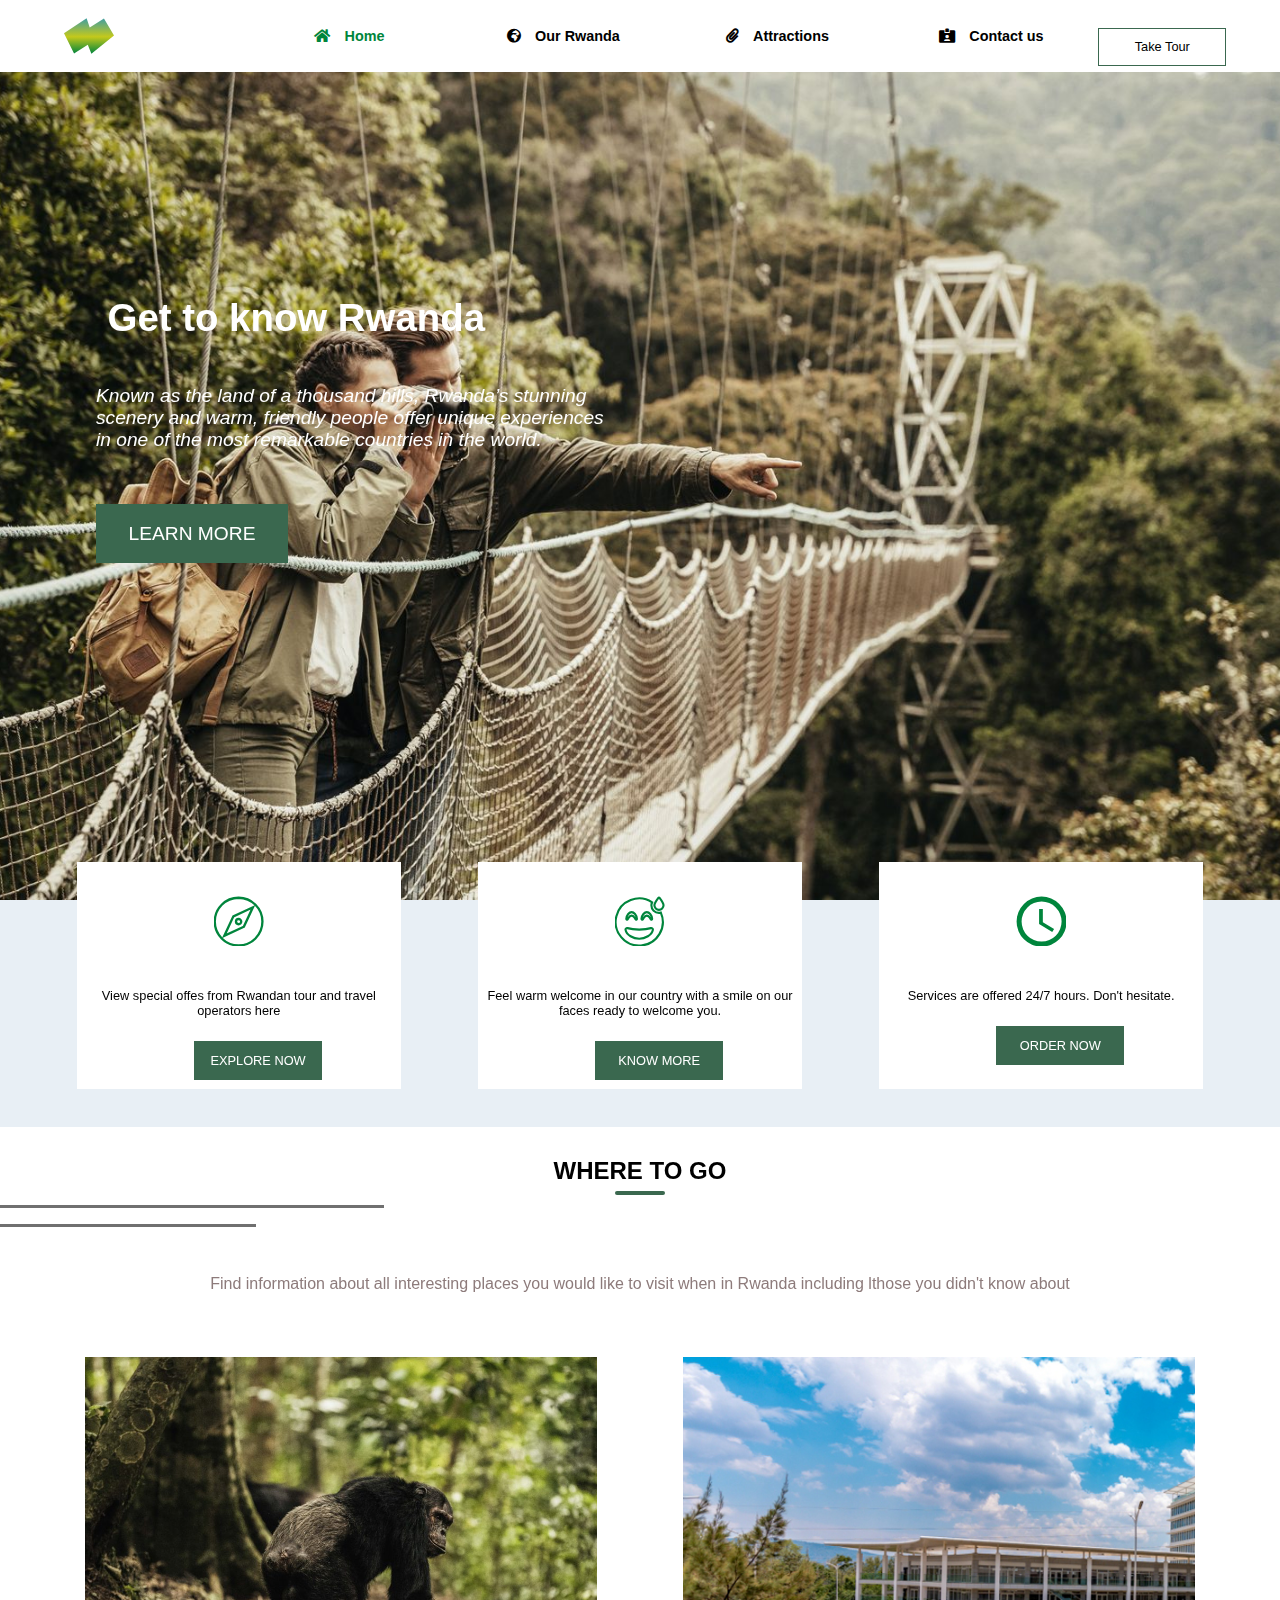
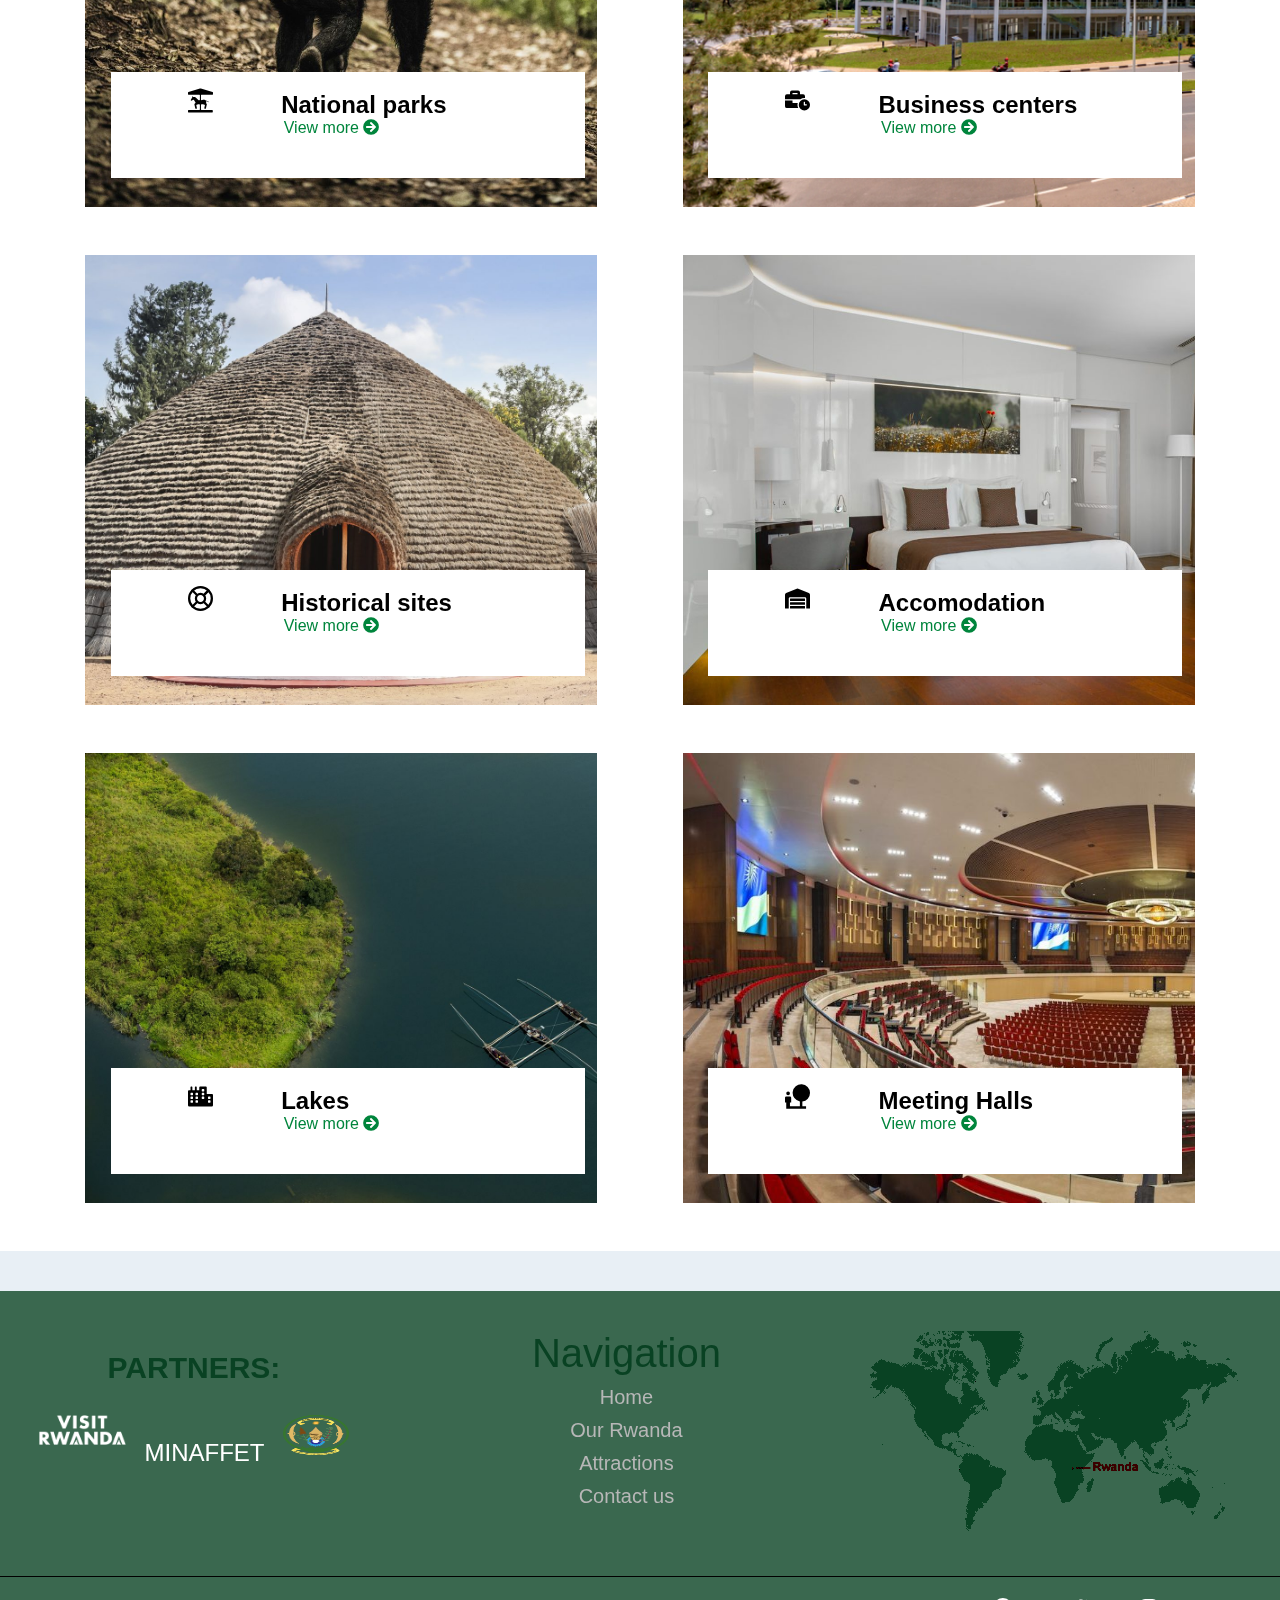
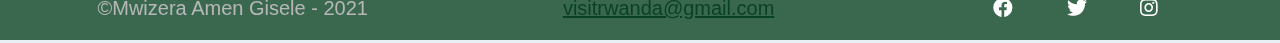
<file: index.html>
<!DOCTYPE html>
<html lang="en">
<head>
    <meta charset="UTF-8">
    <meta http-equiv="X-UA-Compatible" content="IE=edge">
    <meta name="viewport" content="width=device-width, initial-scale=1.0">
    <link rel="stylesheet" href="https://cdnjs.cloudflare.com/ajax/libs/font-awesome/5.15.2/css/all.min.css">
    <link rel="stylesheet" href="styles.css">
    <title>Home</title>
</head>
<body>

<nav>
    <input id="nav-toggle" type="checkbox">
    <div class="logo">
        <svg xmlns="http://www.w3.org/2000/svg" xmlns:xlink="http://www.w3.org/1999/xlink" width="50" height="50"
            viewBox="0 0 84.962 60.224">
            <defs>
                <linearGradient id="linear-gradient" x1="0.5" x2="0.5" y2="1" gradientUnits="objectBoundingBox">
                    <stop offset="0" stop-color="#0089e4" />
                    <stop offset="0" stop-color="#409ea2" />
                    <stop offset="0.523" stop-color="#c4c91b" />
                    <stop offset="1" stop-color="#00853c" />
                </linearGradient>
            </defs>
            <path id="Union_1" data-name="Union 1"
                d="M40.427,45.159l-23.354,14.6L0,25.61,38.414,0l5.269,15.808L67.89.47,84.962,29.28,46.548,60.224Z"
                fill="url(#linear-gradient)" />
        </svg>

    </div>

    <ul class="links">
        <li><a href="index.html" class="active"><i class="fas fa-home"></i>Home</a></li>
        <li><a href="about.html"><i class="fas fa-globe-africa"></i>Our Rwanda</a></li>
        <li><a href="attractions.html"><i class="fas fa-paperclip"></i>Attractions</a></li>
        <li><a href="contact.html"><i class="fas fa-id-card-alt"></i>Contact us</a></li>
    </ul>
    <label for="nav-toggle" class="icon-burger">
        <div class="line"></div>
        <div class="line"></div>
        <div class="line"></div>
    </label>


    <div class="green-button">
        <button><a href="https://www.visitrwanda.com/tourism/destinations/" class="take-tour">Take Tour</a></button>
    </div>
</nav>


        <div class="welcome-content">
            <div class="welcome">
                <h1>Get to know Rwanda</h1>
                <p><i>Known as the land of a thousand hills, Rwanda’s
                stunning scenery and warm, friendly people offer
                unique experiences in
                one of the most remarkable countries in the world.</i> </p>
                <a href="about.html"><button class="green-home">LEARN MORE</button></a>
                
             </div>
             
            </div>
                <!-- <div class="border-welcome">
                    <div class="image-welcome"></div>
                </div> -->
       <div class="next-content">
<div class="pop-up">
    <div class="pop-up-1">
        <svg xmlns="http://www.w3.org/2000/svg" width="50" height="50" viewBox="0 0 107.69 107.69">
            <path id="Icon_material-explore" data-name="Icon material-explore"
                d="M54.345,48.7a5.648,5.648,0,1,0,5.648,5.648A5.632,5.632,0,0,0,54.345,48.7Zm0-45.7A51.345,51.345,0,1,0,105.69,54.345,51.364,51.364,0,0,0,54.345,3ZM65.59,65.59,23.538,85.152,43.1,43.1,85.152,23.538Z"
                transform="translate(-0.5 -0.5)" fill="none" stroke="#00853c" stroke-width="5" />
        </svg>

        <p>View special offes from Rwandan
            tour and travel operators here</p>
            <a href="attractions">

                <button class="green-home">EXPLORE NOW</button>
            </a>
    </div>
    <div class="pop-up-2">
        <svg xmlns="http://www.w3.org/2000/svg" width="50" height="50" viewBox="0 0 117.879 117.884">
            <path id="Icon_awesome-grin-beam-sweat" data-name="Icon awesome-grin-beam-sweat"
                d="M102.128,28.671a10.635,10.635,0,0,0,10.75-10.526c0-4.479-6.383-13.528-9.317-17.425a1.783,1.783,0,0,0-2.867,0c-2.934,3.9-9.317,12.945-9.317,17.425A10.635,10.635,0,0,0,102.128,28.671Zm0,7.167A17.823,17.823,0,0,1,84.211,18.145c0-.985.067-3.18,1.814-7.212A55.552,55.552,0,1,0,106.5,35.256,18.668,18.668,0,0,1,102.128,35.838ZM73.461,34.047c5.33,0,11.8,6.562,12.542,15.991a1.782,1.782,0,0,1-3.337,1.008l-2.128-3.807c-1.725-3.068-4.3-4.838-7.055-4.838s-5.33,1.769-7.055,4.838L64.3,51.046a1.786,1.786,0,0,1-3.337-1.008c.694-9.429,7.167-15.991,12.5-15.991Zm-35.834,0c5.33,0,11.8,6.562,12.542,15.991a1.782,1.782,0,0,1-3.337,1.008L44.7,47.238C42.979,44.17,40.4,42.4,37.649,42.4s-5.33,1.769-7.055,4.838l-2.128,3.807a1.786,1.786,0,0,1-3.337-1.008c.694-9.429,7.167-15.991,12.5-15.991Zm17.917,62.71c-13.572,0-30.123-8.578-32.206-20.9a3.589,3.589,0,0,1,4.636-4.009c6.764,2.172,16.82,3.4,27.57,3.4s20.806-1.232,27.57-3.4a3.6,3.6,0,0,1,4.636,4.009C85.667,88.179,69.116,96.757,55.543,96.757Z"
                transform="translate(2.5 2.502)" fill="none" stroke="#00853c" stroke-width="5" />
        </svg>

        <p>Feel warm welcome in our country with a smile on our faces ready to welcome you.</p>
        <a href="attractions">

            <button class="green-home">KNOW MORE</button>
        </a>
    </div>
    <div class="pop-up-3">
        <svg xmlns="http://www.w3.org/2000/svg" width="50" height="50" viewBox="0 0 113.522 113.522">
            <g id="Icon_ionic-md-time" data-name="Icon ionic-md-time" transform="translate(-3.375 -3.375)">
                <path id="Path_5" data-name="Path 5"
                    d="M60.081,3.375A56.761,56.761,0,1,0,116.9,60.136,56.741,56.741,0,0,0,60.081,3.375Zm.055,102.17a45.409,45.409,0,1,1,45.409-45.409A45.409,45.409,0,0,1,60.136,105.545Z"
                    transform="translate(0 0)" fill="#00853c" />
                <path id="Path_6" data-name="Path 6"
                    d="M25.052,10.688H16.538V44.744l29.8,17.874,4.257-6.986L25.052,40.487Z"
                    transform="translate(37.922 21.068)" fill="#00853c" />
            </g>
        </svg>

        <p>Services are offered 24/7 hours.
            Don't hesitate.</p>
            <a href="attractions">

                <button class="green-home">ORDER NOW</button>
            </a>
    </div>
</div>
       </div>
                
           <div class="where-to-go">
               <h2>WHERE TO GO</h2>
            
                        <div class="underline1"></div>
                        <div class="underline2"></div>
                   
              
               
               <p class="where-to-paragraph">Find information about all interesting places you would like to visit when in Rwanda including lthose you didn't know
            about</p>
             <div class="row">
                  <div class="national-parks">
                      <div class="get-to-know-link ">
                        <div class="header">
                            <div class="icon-get-to-know">
                                <svg xmlns="http://www.w3.org/2000/svg" width="25" height="25" viewBox="0 0 49.898 47.821">
                                    <path id="Icon_map-amusement-park" data-name="Icon map-amusement-park"
                                        d="M41.182,28.559a1.246,1.246,0,0,0,1.3-.011c.238-.242.032-.625-.455-.849l-8.5-3.938a2.977,2.977,0,0,0-1.818-.13l-3.041.912a6.755,6.755,0,0,1-1.5.282c-.306,0-.56-.43-.56-.958V14.594a.972.972,0,0,1,.978-.96H49.639a.971.971,0,0,0,.979-.96V9.561a1.374,1.374,0,0,0-.938-1.234L26.462,1.552a3.91,3.91,0,0,0-1.873,0L1.655,8.326A1.375,1.375,0,0,0,.72,9.561v3.112a.971.971,0,0,0,.977.96H23.455a.972.972,0,0,1,.978.96V23.87a.973.973,0,0,1-.978.961h-.4a2.806,2.806,0,0,1-1.68-.668l-5.246-5.01a2.812,2.812,0,0,0-1.681-.669H12.027a1.9,1.9,0,0,1-1.437-.7,1.726,1.726,0,0,0-1.3-.7c-.463,0-.605.362-.314.807l.046.07a1.626,1.626,0,0,1,.006,1.621L6.407,23.656a1.175,1.175,0,0,0,.2,1.457l.186.167a1.53,1.53,0,0,0,1.591.2L11.2,24.017a1.1,1.1,0,0,1,1.393.358L15.676,29.1a1.115,1.115,0,0,1-.216,1.43L14.049,31.7a1.723,1.723,0,0,0-.531,1.557l1.829,7.955a.952.952,0,0,0,1.165.7l1.271-.314a1,1,0,0,0,.737-1.173l-1.238-5.38a1.017,1.017,0,0,1,.73-1.191l3.126-.838a8.921,8.921,0,0,1,1.922-.251h.4a.971.971,0,0,1,.978.956v9.54a.971.971,0,0,1-.978.957H1.7a.971.971,0,0,0-.977.961V48.3a.971.971,0,0,0,.977.964H49.235a.97.97,0,0,0,.977-.962v-3.11a.971.971,0,0,0-.977-.961H27.592a.97.97,0,0,1-.978-.957V33.73a.971.971,0,0,1,.978-.956h1.127a8.954,8.954,0,0,1,1.921.251l3.126.838a1.013,1.013,0,0,1,.73,1.191l-1.235,5.38a.991.991,0,0,0,.733,1.173l1.273.314a.951.951,0,0,0,1.164-.7l1.831-7.955a1.7,1.7,0,0,0-.507-1.541,2.525,2.525,0,0,1-.779-1.561l-.159-2.814c-.032-.526.339-.764.821-.527Z"
                                        transform="translate(-0.72 -1.44)" />
                                </svg>
                            
                            </div>
                              <p class="header-paragraph"> National parks</p>
                        </div>
                          <a href="attractions.html">View more <i class="fas fa-arrow-circle-right"></i></a>
                      </div>
                    </div>

                        <div class="business-centers">
                            <div class="get-to-know-link ">
                                <div class="header">
                                    <div class="icon-get-to-know">
                                        <svg xmlns="http://www.w3.org/2000/svg" width="25" height="25" viewBox="0 0 45 36">
                                            <path id="Icon_awesome-business-time" data-name="Icon awesome-business-time"
                                                d="M34.875,15.75A10.125,10.125,0,1,0,45,25.875,10.12,10.12,0,0,0,34.875,15.75Zm4.5,10.567a.685.685,0,0,1-.683.683H34.433a.685.685,0,0,1-.683-.683V20.933a.685.685,0,0,1,.683-.683h.884a.685.685,0,0,1,.683.683V24.75h2.692a.685.685,0,0,1,.683.683ZM34.875,13.5c.38,0,.754.023,1.125.057V10.125A3.46,3.46,0,0,0,32.625,6.75H27V3.375A3.46,3.46,0,0,0,23.625,0H12.375A3.46,3.46,0,0,0,9,3.375V6.75H3.375A3.46,3.46,0,0,0,0,10.125V15.75H27.782A12.3,12.3,0,0,1,34.875,13.5ZM22.5,6.75h-9V4.5h9Zm.48,15.75H14.625A1.125,1.125,0,0,1,13.5,21.375V18H0V28.125A3.46,3.46,0,0,0,3.375,31.5H23.866a12.209,12.209,0,0,1-.887-9Z" />
                                        </svg>

                                    </div>
                                    <p class="header-paragraph"> Business centers</p>
                                </div>
                                <a href="attractions.html">View more <i class="fas fa-arrow-circle-right"></i></a>
                            </div>
                        </div>
             </div>
             <div class="row">
            
                <div class="historical-sites">
                    <div class="get-to-know-link ">
                        <div class="header">
                            <div class="icon-get-to-know">
                                <svg xmlns="http://www.w3.org/2000/svg" width="25" height="25" viewBox="0 0 33 33">
                                    <g id="Icon_feather-life-buoy" data-name="Icon feather-life-buoy" transform="translate(-1.5 -1.5)">
                                        <path id="Path_41" data-name="Path 41" d="M33,18A15,15,0,1,1,18,3,15,15,0,0,1,33,18Z" fill="none" stroke="#000"
                                            stroke-linecap="round" stroke-linejoin="round" stroke-width="3" />
                                        <path id="Path_42" data-name="Path 42" d="M24,18a6,6,0,1,1-6-6A6,6,0,0,1,24,18Z" fill="none" stroke="#000"
                                            stroke-linecap="round" stroke-linejoin="round" stroke-width="3" />
                                        <path id="Path_43" data-name="Path 43" d="M7.395,7.395l6.36,6.36" fill="none" stroke="#000"
                                            stroke-linecap="round" stroke-linejoin="round" stroke-width="3" />
                                        <path id="Path_44" data-name="Path 44" d="M22.245,22.245,28.6,28.6" fill="none" stroke="#000"
                                            stroke-linecap="round" stroke-linejoin="round" stroke-width="3" />
                                        <path id="Path_45" data-name="Path 45" d="M22.245,13.755l6.36-6.36" fill="none" stroke="#000"
                                            stroke-linecap="round" stroke-linejoin="round" stroke-width="3" />
                                        <path id="Path_46" data-name="Path 46" d="M22.245,13.755l5.3-5.3" fill="none" stroke="#000"
                                            stroke-linecap="round" stroke-linejoin="round" stroke-width="3" />
                                        <path id="Path_47" data-name="Path 47" d="M7.395,28.6l6.36-6.36" fill="none" stroke="#000"
                                            stroke-linecap="round" stroke-linejoin="round" stroke-width="3" />
                                    </g>
                                </svg>

                            </div>
                            <p class="header-paragraph"> Historical sites</p>
                        </div>
                        <a href="attractions.html">View more <i class="fas fa-arrow-circle-right"></i></a>
                    </div>
                </div>
                <div class="accomodations">
                    <div class="get-to-know-link ">
                        <div class="header">
                            <div class="icon-get-to-know">
                
                
                                <svg xmlns="http://www.w3.org/2000/svg" width="25" height="25" viewBox="0 0 45 35.998">
                                    <path id="Icon_awesome-warehouse" data-name="Icon awesome-warehouse"
                                        d="M35.438,24.75H9.591a.564.564,0,0,0-.562.563l-.007,3.375a.564.564,0,0,0,.563.563H35.438A.564.564,0,0,0,36,28.688V25.313A.564.564,0,0,0,35.438,24.75Zm0,6.75H9.57a.564.564,0,0,0-.562.563L9,35.438A.564.564,0,0,0,9.563,36H35.438A.564.564,0,0,0,36,35.438V32.063A.564.564,0,0,0,35.438,31.5Zm0-13.5H9.6a.564.564,0,0,0-.562.563l-.007,3.375A.564.564,0,0,0,9.6,22.5h25.84A.564.564,0,0,0,36,21.938V18.563A.564.564,0,0,0,35.438,18Zm7.488-9.773L23.794.26A3.386,3.386,0,0,0,21.2.26L2.074,8.227A3.383,3.383,0,0,0,0,11.341v24.1A.564.564,0,0,0,.563,36H6.188a.564.564,0,0,0,.563-.562V18a2.275,2.275,0,0,1,2.292-2.25H35.958A2.275,2.275,0,0,1,38.25,18V35.438a.564.564,0,0,0,.563.563h5.625A.564.564,0,0,0,45,35.438v-24.1A3.383,3.383,0,0,0,42.926,8.227Z"
                                        transform="translate(0 -0.002)" />
                                </svg>
                
                            </div>
                            <p class="header-paragraph">Accomodation</p>
                        </div>
                        <a href="attractions.html">View more <i class="fas fa-arrow-circle-right"></i></a>
                    </div>
                </div>
             </div>
             <div class="row">
                <div class="lakes">
                    <div class="get-to-know-link ">
                        <div class="header">
                            <div class="icon-get-to-know">
                                <svg xmlns="http://www.w3.org/2000/svg" width="25" height="25" viewBox="0 0 45 36">
                                    <path id="Icon_awesome-city" data-name="Icon awesome-city"
                                        d="M43.313,13.5H33.75V1.688A1.687,1.687,0,0,0,32.063,0H21.938A1.687,1.687,0,0,0,20.25,1.688V6.75h-4.5V1.125A1.125,1.125,0,0,0,14.625,0H13.5a1.125,1.125,0,0,0-1.125,1.125V6.75h-4.5V1.125A1.125,1.125,0,0,0,6.75,0H5.625A1.125,1.125,0,0,0,4.5,1.125V6.75H1.688A1.687,1.687,0,0,0,0,8.438V33.75A2.25,2.25,0,0,0,2.25,36h40.5A2.25,2.25,0,0,0,45,33.75V15.188A1.687,1.687,0,0,0,43.313,13.5ZM9,28.406a.844.844,0,0,1-.844.844H5.344a.844.844,0,0,1-.844-.844V25.594a.844.844,0,0,1,.844-.844H8.156A.844.844,0,0,1,9,25.594Zm0-6.75a.844.844,0,0,1-.844.844H5.344a.844.844,0,0,1-.844-.844V18.844A.844.844,0,0,1,5.344,18H8.156A.844.844,0,0,1,9,18.844Zm0-6.75a.844.844,0,0,1-.844.844H5.344a.844.844,0,0,1-.844-.844V12.094a.844.844,0,0,1,.844-.844H8.156A.844.844,0,0,1,9,12.094Zm9,13.5a.844.844,0,0,1-.844.844H14.344a.844.844,0,0,1-.844-.844V25.594a.844.844,0,0,1,.844-.844h2.813a.844.844,0,0,1,.844.844Zm0-6.75a.844.844,0,0,1-.844.844H14.344a.844.844,0,0,1-.844-.844V18.844A.844.844,0,0,1,14.344,18h2.813a.844.844,0,0,1,.844.844Zm0-6.75a.844.844,0,0,1-.844.844H14.344a.844.844,0,0,1-.844-.844V12.094a.844.844,0,0,1,.844-.844h2.813a.844.844,0,0,1,.844.844Zm11.25,6.75a.844.844,0,0,1-.844.844H25.594a.844.844,0,0,1-.844-.844V18.844A.844.844,0,0,1,25.594,18h2.813a.844.844,0,0,1,.844.844Zm0-6.75a.844.844,0,0,1-.844.844H25.594a.844.844,0,0,1-.844-.844V12.094a.844.844,0,0,1,.844-.844h2.813a.844.844,0,0,1,.844.844Zm0-6.75A.844.844,0,0,1,28.406,9H25.594a.844.844,0,0,1-.844-.844V5.344a.844.844,0,0,1,.844-.844h2.813a.844.844,0,0,1,.844.844ZM40.5,28.406a.844.844,0,0,1-.844.844H36.844A.844.844,0,0,1,36,28.406V25.594a.844.844,0,0,1,.844-.844h2.813a.844.844,0,0,1,.844.844Zm0-6.75a.844.844,0,0,1-.844.844H36.844A.844.844,0,0,1,36,21.656V18.844A.844.844,0,0,1,36.844,18h2.813a.844.844,0,0,1,.844.844Z" />
                                </svg>
                
                            </div>
                            <p class="header-paragraph"> Lakes</p>
                        </div>
                        <a href="">View more <i class="fas fa-arrow-circle-right"></i></a>
                    </div>
                </div>
                <div class="meeting-halls">
                    <div class="get-to-know-link">
                        <div class="header">
                            <div class="icon-get-to-know">
                                <svg xmlns="http://www.w3.org/2000/svg" width="25" height="25" viewBox="0 0 30.255 29.745">
                                    <path id="Icon_material-nature-people" data-name="Icon material-nature-people"
                                        d="M33.255,13.755A10.5,10.5,0,1,0,21,24.09V30H9V25.5h1.5v-6A1.5,1.5,0,0,0,9,18H4.5A1.5,1.5,0,0,0,3,19.5v6H4.5V33h24V30H24V24.18A10.5,10.5,0,0,0,33.255,13.755ZM6.75,16.5A2.25,2.25,0,1,0,4.5,14.25,2.247,2.247,0,0,0,6.75,16.5Z"
                                        transform="translate(-3 -3.255)" />
                                </svg>

                
                            </div>
                            <p class="header-paragraph">Meeting Halls</p>
                        </div>
                        <a href="attractions.html">View more <i class="fas fa-arrow-circle-right"></i></a>
                    </div>
                </div>
            </div>
           </div>

        
 
    <footer>
        <div class="top-footer">
            <div class="partners">
                <h3>PARTNERS:</h3>
                <div class="image-partners">
                    <img src="images/footer-logo.png" alt="footer logo" class="logo-footer">
                    <p class="minaffet">MINAFFET</p>
                    <img src="images/Coat_01.png" alt="Rwanda coat" class="coat">
                </div>
            </div>
            <div class="navigation-footer">
    
                <ul>
                    <li>Navigation</li>
                    <li><a href="index.html">Home</a></li>
                    <li><a href="about.html">Our Rwanda</a></li>
                    <li><a href="attractions.html">Attractions</a> </li>
                    <li><a href="contact.html">Contact us</a></li>
                </ul>
            </div>
            <div class="site-map">
                <img src="images/map.gif" alt="rwanda site map">
    
            </div>
        </div>
        <div class="bottom-footer">
            <p class="copyright">&copy;Mwizera Amen Gisele - 2021</p>
            <p class="email-link"><a href="">visitrwanda@gmail.com</a></p>
            <div class="footer-links">
                <a href=""><i class="fab fa-facebook"></i></a>
                <a href=""><i class="fab fa-twitter"></i></a>
                <a href=""><i class="fab fa-instagram"></i></a>
    
            </div>
        </div>
    </footer>
</body>
</html>
</file>
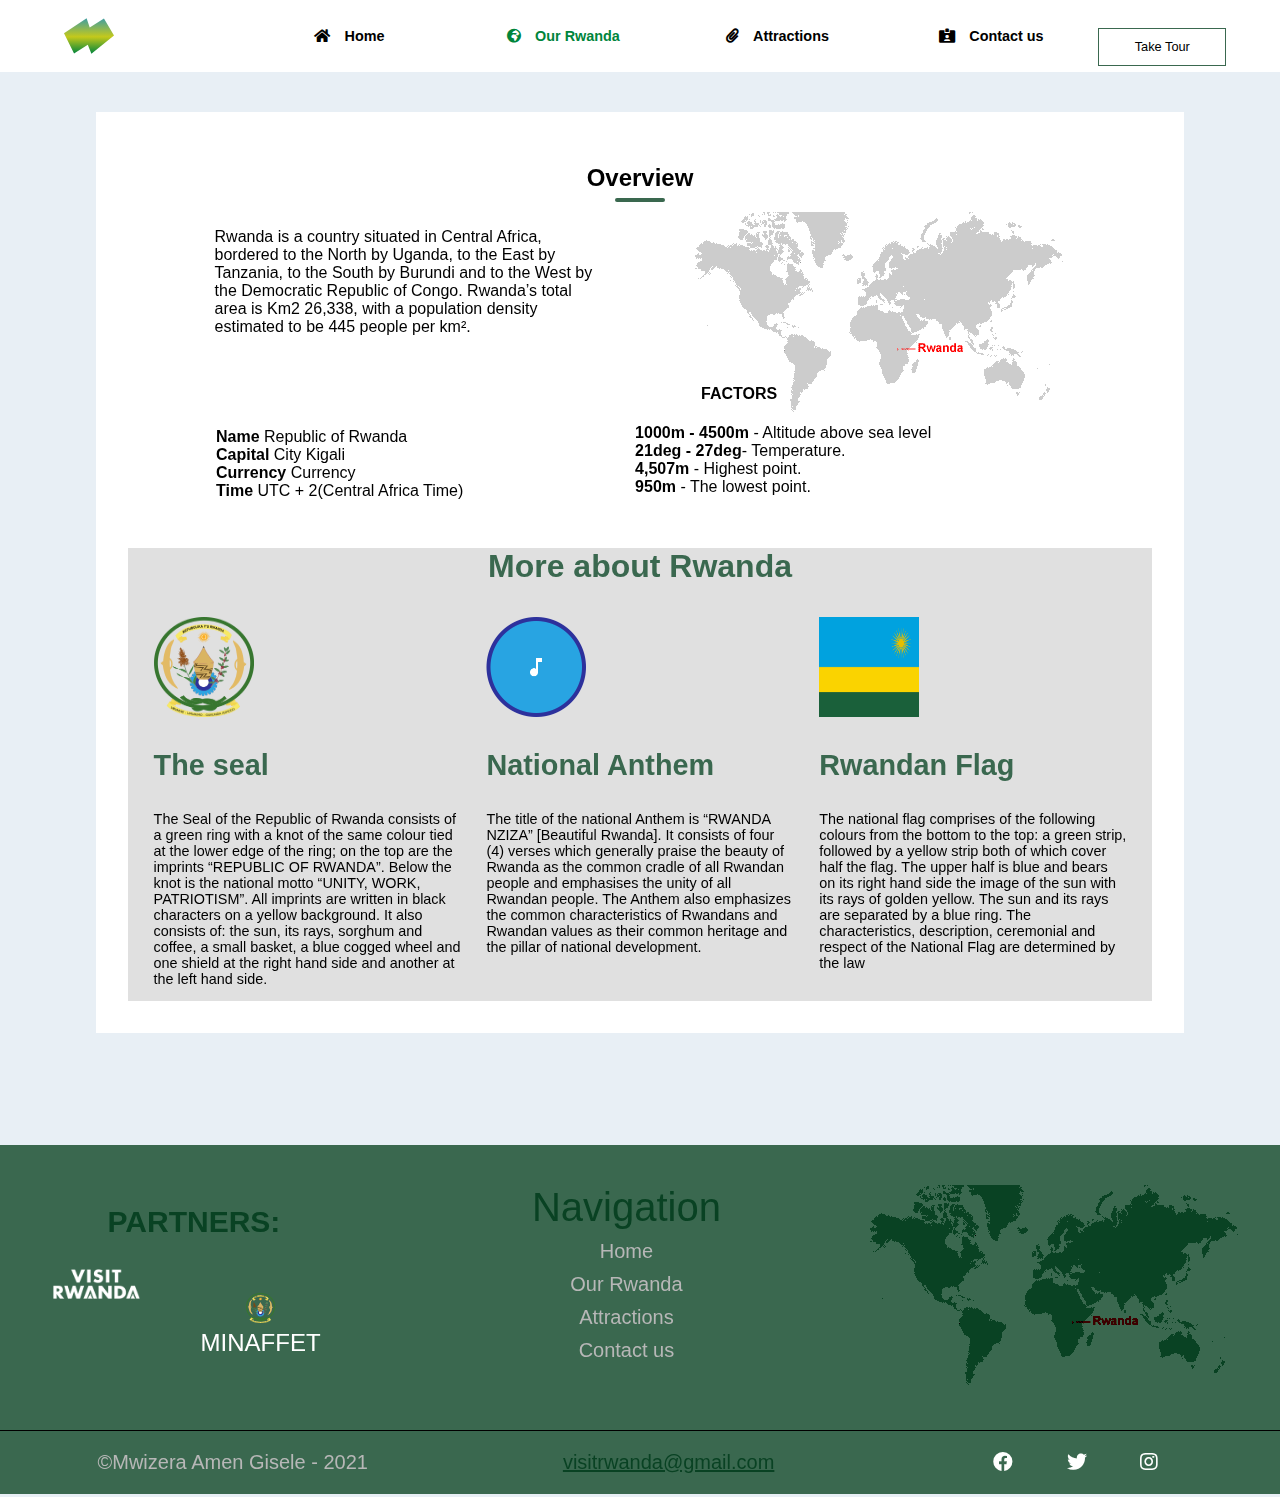
<file: about.html>
<!DOCTYPE html>
<html lang="en">
<head>
    <meta charset="UTF-8">
    <meta http-equiv="X-UA-Compatible" content="IE=edge">
    <meta name="viewport" content="width=device-width, initial-scale=1.0">
    <link rel="stylesheet" href="https://cdnjs.cloudflare.com/ajax/libs/font-awesome/5.15.2/css/all.min.css">
    <link rel="stylesheet" href="styles.css">
    <title>About</title>
</head>
<body>
<nav>
    <input id="nav-toggle" type="checkbox">
    <div class="logo">
        <svg xmlns="http://www.w3.org/2000/svg" xmlns:xlink="http://www.w3.org/1999/xlink" width="50" height="50"
            viewBox="0 0 84.962 60.224">
            <defs>
                <linearGradient id="linear-gradient" x1="0.5" x2="0.5" y2="1" gradientUnits="objectBoundingBox">
                    <stop offset="0" stop-color="#0089e4" />
                    <stop offset="0" stop-color="#409ea2" />
                    <stop offset="0.523" stop-color="#c4c91b" />
                    <stop offset="1" stop-color="#00853c" />
                </linearGradient>
            </defs>
            <path id="Union_1" data-name="Union 1"
                d="M40.427,45.159l-23.354,14.6L0,25.61,38.414,0l5.269,15.808L67.89.47,84.962,29.28,46.548,60.224Z"
                fill="url(#linear-gradient)" />
        </svg>

    </div>

    <ul class="links">
        <li><a href="index.html" ><i class="fas fa-home"></i>Home</a></li>
        <li><a href="about.html" class="active"><i class="fas fa-globe-africa"></i>Our Rwanda</a></li>
        <li><a href="attractions.html"><i class="fas fa-paperclip"></i>Attractions</a></li>
        <li><a href="contact.html"><i class="fas fa-id-card-alt"></i>Contact us</a></li>
    </ul>
    <label for="nav-toggle" class="icon-burger">
        <div class="line"></div>
        <div class="line"></div>
        <div class="line"></div>
    </label>


    <div class="green-button">
        <a href="https://www.visitrwanda.com/tourism/destinations/" class="take-tour"><button>Take Tour</a></button>
    </div>
</nav>
    <div class="overview">
        <h2>Overview</h2>
        <div class="top-div">
            <p>Rwanda is a country situated in Central Africa, bordered to the
                North
                by Uganda, to the East by Tanzania, to the South by Burundi and to the
                West by the Democratic Republic of Congo. Rwanda’s total area is Km2
                26,338, with a population density estimated to be 445 people per km².</p>
            <img src="images/map.gif" alt="Rwanda location">
        </div>
        <div class="bottom-div">
<ul>
    <li><b>Name </b>  Republic of Rwanda</li>
    <li><b>Capital </b> City Kigali</li>
    <li><b>Currency </b> Currency</li>
    <li><b>Time </b>    UTC + 2(Central Africa Time)</li>
</ul>

<div class="overview-left">
<h4>FACTORS</h4>
<ul>
    <li><b>1000m - 4500m</b> - Altitude above sea level</li>
    <li><b>21deg - 27deg</b>- Temperature.</li>
    <li><b>4,507m</b> - Highest point.</li>
    <li><b>950m</b> - The lowest point.</li>
</ul>
</div>
        </div>
        <div class="more">

            <h3>More about Rwanda</h3>
            <div class="overview-more">
                <div class="coat">
                    <img src="images/Coat_01.png" alt="Coat">
                    <h3>The seal</h3>
                    <p>The Seal of the Republic of Rwanda consists of a green ring with a knot of the same colour tied at the lower
                        edge of the
                        ring; on the top are the imprints “REPUBLIC OF RWANDA”. Below the knot is the national motto “UNITY, WORK,
                        PATRIOTISM”.
                        All imprints are written in black characters on a yellow background. It also consists of: the sun, its rays,
                        sorghum and
                        coffee, a small basket, a blue cogged wheel and one shield at the right hand side and another at the left
                        hand side.</p>
                </div>
                <div class="anthem">
            
                    <img src="images/anthem_01.png" alt="National Anthem">
                    <h3>National Anthem</h3>
                    <p>The title of the national Anthem is “RWANDA NZIZA” [Beautiful Rwanda]. It consists of four (4) verses which
                        generally
                        praise the beauty of Rwanda as the common cradle of all Rwandan people and emphasises the unity of all
                        Rwandan people.
                        The Anthem also emphasizes the common characteristics of Rwandans and Rwandan values as their common
                        heritage and the
                        pillar of national development.</p>
                </div>
                <div class="flag">
            
                    <img src="images/flagrwanda_01.png" alt="Rwandan flag">
                    <h3>Rwandan Flag</h3>
                    <p>The national flag comprises of the following colours from the bottom to the top: a green strip, followed by a
                        yellow
                        strip both of which cover half the flag. The upper half is blue and bears on its right hand side the image
                        of the sun
                        with its rays of golden yellow. The sun and its rays are separated by a blue ring. The characteristics,
                        description,
                        ceremonial and respect of the National Flag are determined by the law</p>
                </div>
            </div>
        </div>
        

        
    </div>
    <footer>
        <div class="top-footer">
            <div class="partners">
                <h3>PARTNERS:</h3>
                <div class="image-partners">
                    <img src="images/footer-logo.png" alt="footer logo" class="logo-footer">                    
                    <p class="minaffet"><img src="images/Coat_01.png" alt="Rwanda coat" class="coat">MINAFFET</p>
                </div>
            </div>
            <div class="navigation-footer">
    
                <ul>
                    <li>Navigation</li>
                    <li><a href="index.html">Home</a></li>
                    <li><a href="about.html">Our Rwanda</a></li>
                    <li><a href="attractions.html">Attractions</a> </li>
                    <li><a href="contact.html">Contact us</a></li>
                </ul>
            </div>
            <div class="site-map">
                <img src="images/map.gif" alt="rwanda site map">
    
            </div>
        </div>
        <div class="bottom-footer">
            <p class="copyright">&copy;Mwizera Amen Gisele - 2021</p>
            <p class="email-link"><a href="">visitrwanda@gmail.com</a></p>
            <div class="footer-links">
                <a href=""><i class="fab fa-facebook"></i></a>
                <a href=""><i class="fab fa-twitter"></i></a>
                <a href=""><i class="fab fa-instagram"></i></a>
    
            </div>
        </div>
    </footer>
</body>
</html>
</file>
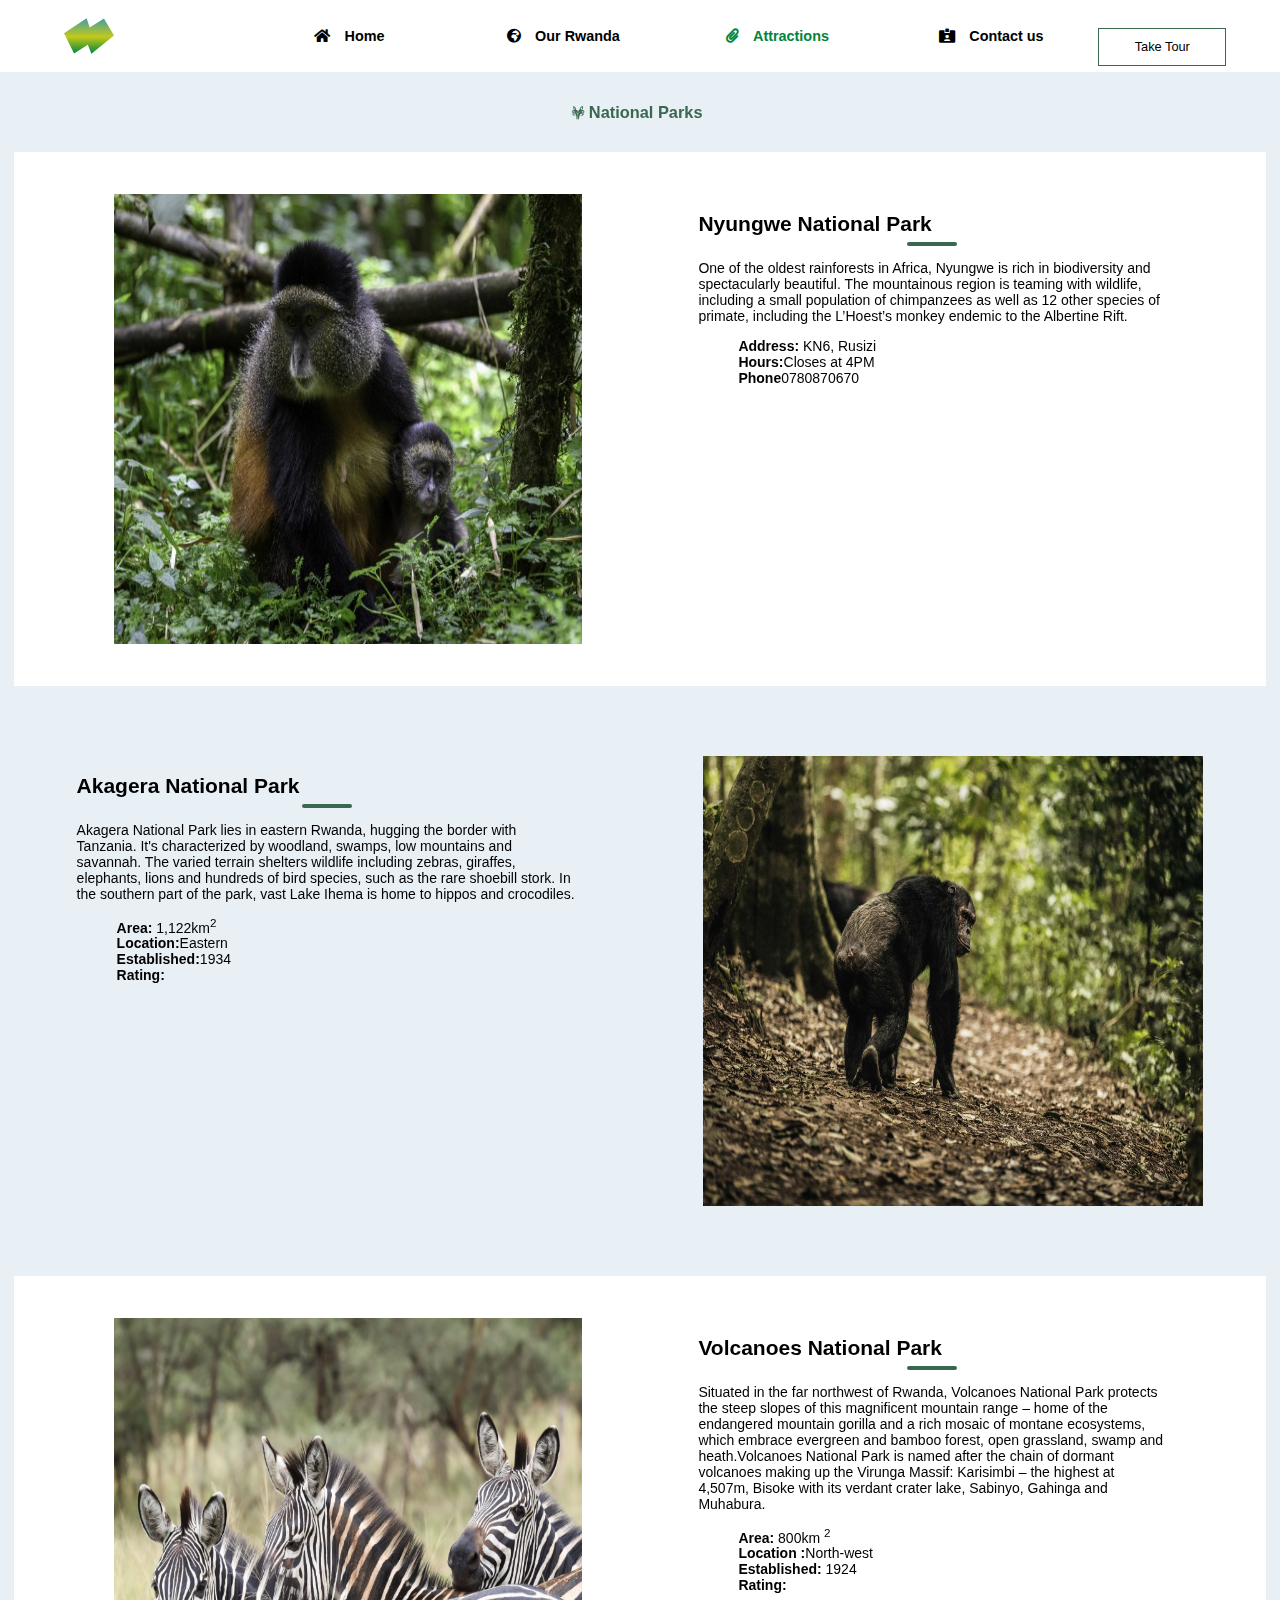
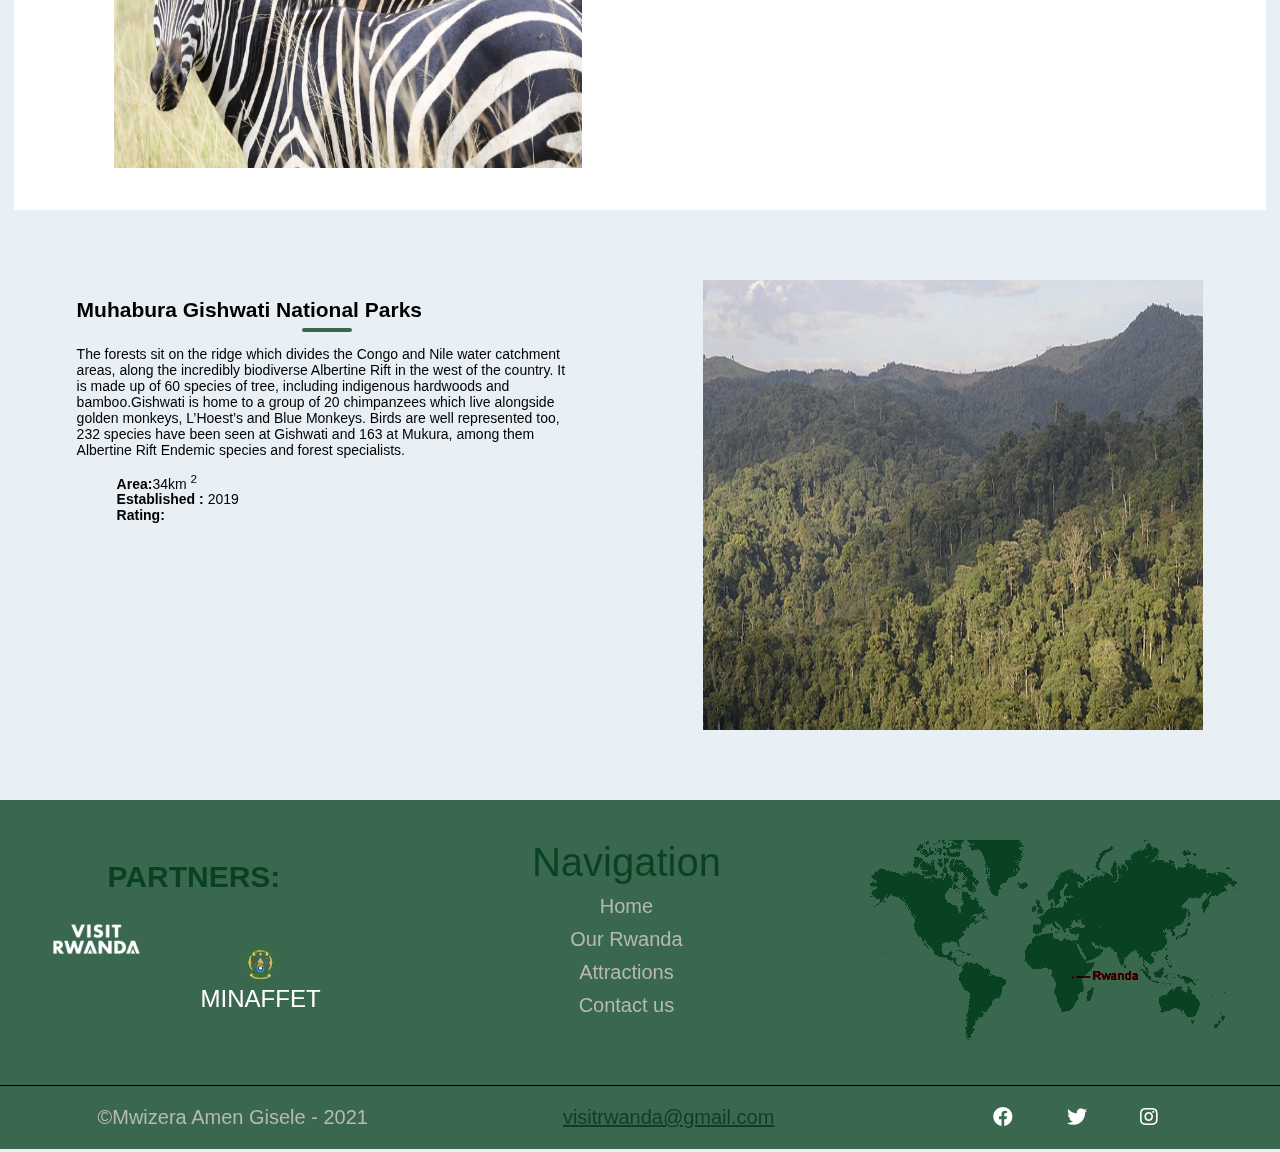
<file: attractions.html>
<!DOCTYPE html>
<html lang="en">
<head>
    <meta charset="UTF-8">
    <meta http-equiv="X-UA-Compatible" content="IE=edge">
    <meta name="viewport" content="width=device-width, initial-scale=1.0">
    <link rel="stylesheet" href="https://cdnjs.cloudflare.com/ajax/libs/font-awesome/5.15.2/css/all.min.css">
    <link rel="stylesheet" href="styles.css">
    <title>Attractions</title>
</head>
<body>
<nav>
    <input id="nav-toggle" type="checkbox">
    <div class="logo">
        <svg xmlns="http://www.w3.org/2000/svg" xmlns:xlink="http://www.w3.org/1999/xlink" width="50" height="50"
            viewBox="0 0 84.962 60.224">
            <defs>
                <linearGradient id="linear-gradient" x1="0.5" x2="0.5" y2="1" gradientUnits="objectBoundingBox">
                    <stop offset="0" stop-color="#0089e4" />
                    <stop offset="0" stop-color="#409ea2" />
                    <stop offset="0.523" stop-color="#c4c91b" />
                    <stop offset="1" stop-color="#00853c" />
                </linearGradient>
            </defs>
            <path id="Union_1" data-name="Union 1"
                d="M40.427,45.159l-23.354,14.6L0,25.61,38.414,0l5.269,15.808L67.89.47,84.962,29.28,46.548,60.224Z"
                fill="url(#linear-gradient)" />
        </svg>

    </div>

    <ul class="links">
        <li><a href="index.html"><i class="fas fa-home"></i>Home</a></li>
        <li><a href="about.html"><i class="fas fa-globe-africa"></i>Our Rwanda</a></li>
        <li><a href="attractions.html" class="active"><i class="fas fa-paperclip"></i>Attractions</a></li>
        <li><a href="contact.html" ><i class="fas fa-id-card-alt"></i>Contact us</a></li>
    </ul>
    <label for="nav-toggle" class="icon-burger">
        <div class="line"></div>
        <div class="line"></div>
        <div class="line"></div>
    </label>


    <div class="green-button">
        <button><a href="https://www.visitrwanda.com/tourism/destinations/" class="take-tour">Take Tour</a></button>
    </div>
</nav>


 <div class="attraction-body">
     <div class="inner-content">


        <div class="attractions-heading">
            <i class="fab fa-wolf-pack-battalion"></i>
             <h3>National Parks</h3>
        </div>
        
         <div class="national-parks-attractions">
            <div class="row-attractions">
                <img src="images/nyungwe.jpg" alt="akagera gorilla">
                <div class="text">
                    <h2>Nyungwe National Park</h2>
                    <p>One of the oldest rainforests in Africa, Nyungwe is rich in biodiversity and spectacularly beautiful. The
                        mountainous
                        region is teaming with wildlife, including a small population of chimpanzees as well as 12 other species of
                        primate,
                        including the L’Hoest’s monkey endemic to the Albertine Rift.</p>
                    <ul>
                        <li><b>Address:</b> KN6, Rusizi</li>
                        <li><b>Hours:</b>Closes at 4PM</li>
                        <li><b>Phone</b>0780870670</li>
                        <li></li>
                    </ul>
                </div>
            </div>
            <div class="row-attractions">
            
                <div class="text">
                    <h2>Akagera National Park</h2>
                    <p>Akagera National Park lies in eastern Rwanda, hugging the border with Tanzania. It's characterized by
                        woodland, swamps,
                        low mountains and savannah. The varied terrain shelters wildlife including zebras, giraffes, elephants,
                        lions and
                        hundreds of bird species, such as the rare shoebill stork. In the southern part of the park, vast Lake Ihema
                        is home to
                        hippos and crocodiles.</p>
                    <ul>
                        <li><b>Area:</b> 1,122km<sup>2</sup></li>
                        <li><b>Location:</b>Eastern</li>
                        <li><b>Established:</b>1934</li>
                        <li><b>Rating:</b></li>
                    </ul>
                </div>
                <img src="images/gorilla.jpg" alt="akagera gorilla">
            </div>
            <div class="row-attractions">
                <img src="images/akagera.jpg" alt="">
                <div class="text">
                    <h2>Volcanoes National Park</h2>
                    <p>Situated in the far northwest of Rwanda, Volcanoes National Park protects the steep slopes of this
                        magnificent mountain
                        range – home of the endangered mountain gorilla and a rich mosaic of montane ecosystems, which embrace
                        evergreen and
                        bamboo forest, open grassland, swamp and heath.Volcanoes National Park is named after the chain of dormant
                        volcanoes
                        making up the Virunga Massif: Karisimbi – the highest at 4,507m, Bisoke with its verdant crater lake,
                        Sabinyo, Gahinga
                        and Muhabura.</p>
                    <ul>
                        <li><b>Area:</b> 800km <sup>2</sup></li>
                        <li><b>Location :</b>North-west</li>
                        <li><b>Established: </b>1924</li>
                        <li><b>Rating:</b> </li>
                    </ul>
                </div>
            </div>
            <div class="row-attractions">
                <div class="text">
                    <h2>Muhabura Gishwati National Parks</h2>
                    <p>The forests sit on the ridge which divides the Congo and Nile water catchment areas, along the incredibly
                        biodiverse
                        Albertine Rift in the west of the country. It is made up of 60 species of tree, including indigenous
                        hardwoods and
                        bamboo.Gishwati is home to a group of 20 chimpanzees which live alongside golden monkeys, L’Hoest’s and Blue
                        Monkeys.
                        Birds are well represented too, 232 species have been seen at Gishwati and 163 at Mukura, among them
                        Albertine Rift
                        Endemic species and forest specialists.</p>
                    <ul>
                        <li><b>Area:</b>34km <sup>2</sup></li>
                        <li><b>Established : </b>2019</li>
                        <li><b>Rating: </b></li>
            
                    </ul>
                </div>
                <img src="images/Visit-Rwanda-Gishwati-Mukura-National-Park-1650x928.jpg" alt="mukura forest">
            </div>
         </div>
        
     </div>
 </div>

    <footer>
        <div class="top-footer">
            <div class="partners">
                <h3>PARTNERS:</h3>
                <div class="image-partners">
                    <img src="images/footer-logo.png" alt="footer logo" class="logo-footer">                    
                    <p class="minaffet"><img src="images/Coat_01.png" alt="Rwanda coat" class="coat">MINAFFET</p>
                </div>
            </div>
            <div class="navigation-footer">
    
                <ul>
                    <li>Navigation</li>
                    <li><a href="index.html">Home</a></li>
                    <li><a href="about.html">Our Rwanda</a></li>
                    <li><a href="attractions.html">Attractions</a> </li>
                    <li><a href="contact.html">Contact us</a></li>
                </ul>
            </div>
            <div class="site-map">
                <img src="images/map.gif" alt="rwanda site map">
    
            </div>
        </div>
        <div class="bottom-footer">
            <p class="copyright">&copy;Mwizera Amen Gisele - 2021</p>
            <p class="email-link"><a href="">visitrwanda@gmail.com</a></p>
            <div class="footer-links">
                <a href=""><i class="fab fa-facebook"></i></a>
                <a href=""><i class="fab fa-twitter"></i></a>
                <a href=""><i class="fab fa-instagram"></i></a>
    
            </div>
        </div>
    </footer>
</body>
</html>
</file>
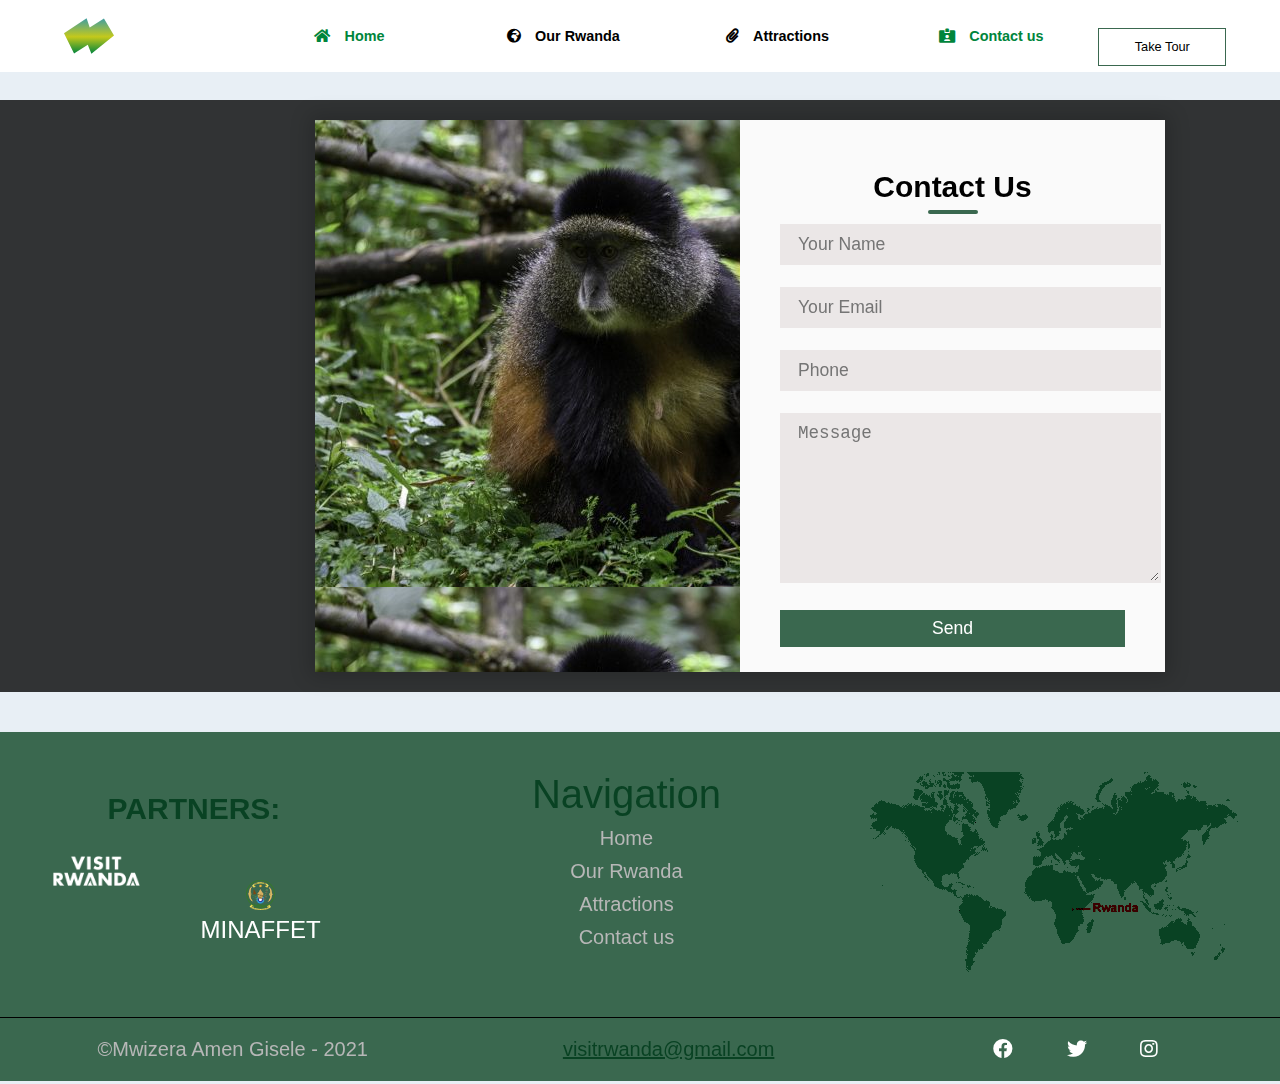
<file: contact.html>
<!DOCTYPE html>
<html lang="en">
<head>
    <meta charset="UTF-8">
    <meta http-equiv="X-UA-Compatible" content="IE=edge">
    <meta name="viewport" content="width=device-width, initial-scale=1.0">
    <link rel="stylesheet" href="https://cdnjs.cloudflare.com/ajax/libs/font-awesome/5.15.2/css/all.min.css">
    <link rel="stylesheet" href="styles.css">
    <title>Document</title>
</head>
<body>
<nav>
    <input id="nav-toggle" type="checkbox">
    <div class="logo">
        <svg xmlns="http://www.w3.org/2000/svg" xmlns:xlink="http://www.w3.org/1999/xlink" width="50" height="50"
            viewBox="0 0 84.962 60.224">
            <defs>
                <linearGradient id="linear-gradient" x1="0.5" x2="0.5" y2="1" gradientUnits="objectBoundingBox">
                    <stop offset="0" stop-color="#0089e4" />
                    <stop offset="0" stop-color="#409ea2" />
                    <stop offset="0.523" stop-color="#c4c91b" />
                    <stop offset="1" stop-color="#00853c" />
                </linearGradient>
            </defs>
            <path id="Union_1" data-name="Union 1"
                d="M40.427,45.159l-23.354,14.6L0,25.61,38.414,0l5.269,15.808L67.89.47,84.962,29.28,46.548,60.224Z"
                fill="url(#linear-gradient)" />
        </svg>

    </div>

    <ul class="links">
        <li><a href="index.html" class="active"><i class="fas fa-home"></i>Home</a></li>
        <li><a href="about.html"><i class="fas fa-globe-africa"></i>Our Rwanda</a></li>
        <li><a href="attractions.html"><i class="fas fa-paperclip"></i>Attractions</a></li>
        <li><a href="contact.html" class="active"><i class="fas fa-id-card-alt"></i>Contact us</a></li>
    </ul>
    <label for="nav-toggle" class="icon-burger">
        <div class="line"></div>
        <div class="line"></div>
        <div class="line"></div>
    </label>


    <div class="green-button">
        <button><a href="https://www.visitrwanda.com/tourism/destinations/" class="take-tour">Take Tour</a></button>
    </div>
</nav>
    <div class="contact-container">
        <div class="contact-box">
            <div class="left"></div>
            <div class="right">
                <h2>Contact Us</h2>
                <input type="text" class="field" placeholder="Your Name">
                <input type="text" class="field" placeholder="Your Email">
                <input type="text" class="field" placeholder="Phone">
                <textarea placeholder="Message" class="field"></textarea>
                <button class="btn">Send</button>
            </div>
        </div>
    </div>
  
<footer>
    <div class="top-footer">
        <div class="partners">
        <h3>PARTNERS:</h3>
        <div class="image-partners">
            <img src="images/footer-logo.png" alt="footer logo" class="logo-footer">            
            <p class="minaffet"><img src="images/Coat_01.png" alt="Rwanda coat" class="coat">MINAFFET</p>
        </div>
        </div>
        <div class="navigation-footer">
         
            <ul>
                <li>Navigation</li>
                <li><a href="index.html">Home</a></li>
                    <li><a href="about.html">Our Rwanda</a></li>
                    <li><a href="attractions.html">Attractions</a> </li>
                    <li><a href="contact.html">Contact us</a></li>
            </ul>
        </div>
        <div class="site-map">
            <img src="images/map.gif" alt="rwanda site map">

        </div>
    </div>
    <div class="bottom-footer">
        <p class="copyright">&copy;Mwizera Amen Gisele - 2021</p>
        <p class="email-link"><a href="">visitrwanda@gmail.com</a></p>
        <div class="footer-links">
            <a href=""><i class="fab fa-facebook"></i></a>
            <a href=""><i class="fab fa-twitter"></i></a>
            <a href=""><i class="fab fa-instagram"></i></a>
            
        </div>
    </div>
</footer>
    </body>
</body>
</html>
</file>
<file: styles.css>
:root {
    --mainGreen : #3A684F;
    --mainBlack :#000000;
}
html {
    max-width: 100%;
}
body {
    height: 100%;
    box-sizing: border-box;
   text-align: center;
    padding: 0px;
    margin: 0px;
   font-family: 'Segoe UI', Tahoma, Geneva, Verdana, sans-serif;
   background-color: #E8EFF5;
  font-size: 20px;
}
body ul{
      list-style-type: none;
}
/* Header Stylings */



nav {
    font-size: .9em;
    display: flex;
	position: fixed;
	z-index: 10;
	left: 0;
	right: 0;
	top: 0;
	padding: 0 5%;
	height: 4em;
	background-color: rgb(255, 255, 255);
}


nav .logo {
	float: left;
	width: 20vw;
	display: flex;
	align-items: center;
	color: #fff;
}
nav .links {
	float: left;
	padding: 0;
	margin: 0;
	width: 60%;
	height: 100%;
	display: flex;
	justify-content: space-around;
	align-items: center;
}

nav .links li {
    flex: 0.5;
	list-style: none;

    
}
nav .links a {
	display: block;
	padding: 1em;
	font-weight: bold;
	 color: #000000;
	text-decoration: none;
}
nav .links a.active {
    color: #00853C; 
}

nav .links a:hover {
   color: var(--mainGreen);
  transform: .5s ease-in;
  
}
nav ul li i.fas {
  margin-right: 1em;  
}
.green-home {
   background-color: var(--mainGreen);
    border: .2em solid var(--mainGreen);
    color: #fff;
    padding: .8em;
    text-align: center;
    width: 10em;
    font-size: 1em;
    margin-top: .8em;
   margin-left: 3em;
 
   text-decoration: none;
}

.green-home:hover {
    background-color: #fff;
    border: none;
    color: var(--mainGreen);
    transition: .5s ease-in-out;
}

nav button  {
  background-color: #fff;
    border:.1em solid var(--mainGreen);
    padding: .8em;
    width: 10em;
    font-size: 1em;
    margin-top: .8em;
    float: left;

}
nav button:hover  {
    background-color: var(--mainGreen); 
}
nav button a:hover {
    color: #fff;
}
nav button a {
    text-decoration: none;
   color: rgb(0, 0, 0);
}
nav .links  ul li a.active {
   color: #00853C;
}


#nav-toggle {
	position: absolute;
	top: -100px;
}
nav .icon-burger {
	display: none;
	position: absolute;
	right: 5%;
	top: 50%;
	transform: translateY(-50%);
}
nav .icon-burger .line {
	width: 30px;
	height: 5px;
	background-color: rgb(0, 0, 0);
	margin: 5px;
	border-radius: 3px;
	transition: all .3s ease-in-out;
}
/* Footer stylings */


footer {
    background-color: var(--mainGreen);
    margin-top: 2em;
}
.top-footer{
    display: flex;
    flex-direction: row;
    flex-wrap: wrap;
}

.partners{
    flex: 0.3;
    margin: 1.5em;
    height: 150px;
}
.partners h3 {
      color:#094223;
    font-size: 1.5em;
}
.minaffet {
    color: #fff;
    font-size: 1.2em;
} 
.image-partners{
    display: flex;
    flex-direction: row;
    justify-content: space-around;
    height: 200px;
}
.image-partners .logo-footer {
    height: 15%;
}
.image-partners .coat {
    width: 20%;
    height: 20%;
}
.navigation-footer{
    flex: 0.4;
    display: flex;
    flex-direction: column;
    text-align: center;
}
.navigation-footer ul li:nth-child(1){
   
    color:#094223 ;
    font-weight: 500;
    text-align: center;
    font-size: 2em;
}
.navigation-footer ul{
    list-style-type: none;
    
}
.navigation-footer ul li{
     padding-top: .5em;
}
.navigation-footer ul li a{
   color: #B7B7B7;
    text-decoration: none;
}
.site-map{
    flex: 0.3;
}
.site-map img {
    mix-blend-mode: color-burn;
    margin: 2em;     
 
}
.bottom-footer{
    display: flex;
    flex-direction: row;
    justify-content: space-around;
    border-top: 1px solid #000;
}
.bottom-footer p.copyright {
    color: #B7B7B7;
}

.bottom-footer a {
    color:#094223 ;
}
.bottom-footer .footer-links{
    margin-top: 1em;
}
 .footer-links a {
    color:#fff;
    padding: 1.2em;
}




/* Home */

.welcome-content {
    background-image: url("images/Visit-Rwanda-NH_OO_Lifestyle_Canopy_Walk_0657_MASTER-1920x1280.jpg");
    height: 100vh;
    background-repeat: no-repeat;
    background-size: cover;
    background-position: center;
    animation: slideshow 50s infinite; 
    transform-origin: left;
    transition: step-end;
}
.welcome {
    color:  #fff;
    width: 50%;
    position: absolute;
    top: 30%;
    font-size: 1.5vw;
    text-align: left;
}
.welcome h1  {
    margin-left: 2.8em;
}
.welcome button {
    margin-left: 15%;
}
.welcome p {
    padding: 1em 1em 1em 5em ;
    transition: 1s;
    transform-origin: right;
    transform:scaleX(1);
}

.image-welcome{
    height: 40%;
    width: 40%;
    border-radius: 50%;
    background-image: url("images/RWANDA.jpg");
    z-index: 50;
   
}
.pop-up {
    display: flex;
    flex-direction: row;
    justify-content: space-evenly;
    font-size: 1vw;
    height: auto;
    position: relative;
    top: -3em;
    flex-wrap: wrap;
    animation: Slide_up infinite ease ;
}

.pop-up-1, .pop-up-2, .pop-up-3{
    background-color: #fff;
    flex: 0.25;
    height: auto;
    padding: 1vh;
}

.pop-up-1 svg , .pop-up-2 svg , .pop-up-3 svg {
    padding: 2em;
}

.where-to-go{
    background-color: #fff;
    padding-top: .6em;
    font-size: .8em;

}
.where-to-go p.where-to-paragraph {
    color : #8D7B7B;
    margin-bottom: 4em;
}

.underline1 {
border-top: 3px solid #707070;
width: 30%;
margin-bottom: 1em;
}
.underline2 {
    border-top: 3px solid #707070;
    width: 20%;
    margin-bottom: 3em;
}
.where-to-go .row {
    display: flex;
    flex-wrap: wrap;
    justify-content: space-evenly;
    
}
.national-parks, .business-centers , .towns , .historical-sites, .lakes, .meeting-halls , .memorial-sites, .accomodations {
    width:40vw;
    height: 50vh;
    margin-bottom: 3em;
}
.national-parks {
background-image: url("images/gorilla.jpg");
background-repeat: no-repeat;
background-size: cover;
position: relative;
}
.business-centers {
    background-image: url("images/business.jpg");
    background-repeat: no-repeat;
background-size: cover;
position: relative;
}
.towns {
    background-image: url("images/town.jpg");
    background-repeat: no-repeat;
background-size: cover;
position: relative;
}
.historical-sites {
background-image: url("images/Visit-Rwanda-Kings-Palace-Nyanza-Front-1650x1100.jpg");
background-repeat: no-repeat;
background-size: cover;
position: relative;
}
.lakes {
   background-image: url("images/kivu.jpg");
background-repeat: no-repeat;
background-size: cover;
position: relative; 
}
.meeting-halls {
background-image: url("images/Visit-Rwanda-KCC-Auditorium-1280x614.jpg");
background-repeat: no-repeat;
background-size: cover;
position: relative;
}
.accomodations{
  background-image: url("images/Radisson-Blu-Kigali-Royal-Suite-1280x724.jpg");
background-repeat: no-repeat;
background-size: cover;
position: relative;  
}
.memorial-sites{
    background-image: url("images/enclos-de-la-hutte-royale.jpg");
background-repeat: no-repeat;
background-size: cover;
position: relative;  
}
.get-to-know-link {
    background-color: #fff;
    width: 90%;
    height: 20%;
    padding: 1em 0em  0em  .8em;
    position: absolute;
    top: 70%;
    left: 5%;
    text-align: left;
 
}
.get-to-know-link svg {
    margin: 0em 4em 0em 4em;
}

.icon-get-to-know , .header-paragraph {
    display: inline;
}
.get-to-know-link p{
    font-weight: bold;
    font-size: 1.5em;
}
.get-to-know-link a{
    color: #00853C;
    text-decoration: none;
    margin: 10em 10em;
}


/* About  */

.overview {
    background-color: #fff;
    width: 80%;
    font-size: .8em;
    margin: 7em auto;
    padding: 2.5%;
}
.overview-more{
    display: flex;
    font-size: .9em;
  justify-content: space-evenly;
  text-align: left;
 
}
.overview-more div{
    width: 30%;
}
.more {
    background-color: rgba(196, 196, 196, 0.527);

}
.more h3{
    color: var(--mainGreen);
    font-size: 2em;
}
.overview-more img {
    width: 100px;
    height: 100px;
}
.overview .top-div{
    display: flex;
    flex-direction: row;
    flex-wrap: wrap;
    justify-content: space-evenly;
}
.overview .top-div p, .overview .bottom-div ul{
text-align: left;
    flex : 0.6;
}
.overview .bottom-div{
    display: flex;
    flex-direction: row;
}

.bottom-div ul {
    margin-left: 3em;
    list-style: none;
}

.overview-left{
    margin-top: -3em;
}

.geography-paragraph{
background-image: url("images/Coat_01.png");
background-repeat: no-repeat;
background-position: center;
text-align: left;
margin-left: 3em;
}


/*form*/
.contact-container{
	position: relative;
	width: 100%;
	height: 100%;
	display: flex;
	justify-content: center;
	align-items: center;
	padding: 20px 100px;
    margin-top: 5em;
}

.contact-container:after{
	content: '';
	position: absolute;
	width: 100%;
	height: 100%;
	left: 0;
	top: 0;
	background-color: rgba(0, 0, 0, 0.788);
	background-size: cover;
	
	z-index: -1;
}
.contact-box{
	max-width: 850px;
	display: grid;
	grid-template-columns: repeat(2, 1fr);
	justify-content: center;
	align-items: center;
	text-align: center;
	background-color: rgb(250, 250, 250);
	box-shadow: 0px 0px 19px 5px rgba(0,0,0,0.19);
}

.left{
	background-image: url("images/nyungwe.jpg");
	height: 100%;
}

.right{
	padding: 25px 40px;
}

h2{
	position: relative;
	padding: 0 0 10px;
	margin-bottom: 10px;
    color: rgb(0, 0, 0);
}

h2:after{
	content: '';
    position: absolute;
    left: 50%;
    bottom: 0;
    transform: translateX(-50%);
    height: 4px;
    width: 50px;
    border-radius: 2px;
    background-color: var(--mainGreen);
}

.field{
	width: 100%;
	border: 2px solid rgba(0, 0, 0, 0);
	outline: none;
	background-color: rgb(235, 231, 231);
	padding: 0.5rem 1rem;
	font-size: 1.1rem;
	margin-bottom: 22px;
	transition: .3s;
}

.field:hover{
	background-color: rgba(255, 255, 255, 0.1);
}

textarea{
	min-height: 150px;
}

.btn{
	width: 100%;
	padding: 0.5rem 1rem;
	background-color: var(--mainGreen);
	color: #fff;
	font-size: 1.1rem;
	border: none;
	outline: none;
	cursor: pointer;
	transition: .3s;
}

.btn:hover{
    background-color: #27ae60;
}

.field:focus{
    border: 2px solid rgba(30,85,250,0.47);
    background-color: rgb(247, 247, 247);
}
/* attractions */
.attraction-body {
    margin-top: 5em;
    font-size: .7em;
}
.inner-content {
    text-align: initial;

}

.row-attractions.business .text  {
   
    display: flex;
  justify-content: space-evenly;
}
.row-attractions.business .text div {
    background-color: gainsboro;
}
.row-attractions  {
    display: flex;
    flex-direction: row;
    justify-content: space-around;
    margin: 1em 1em 5em 1em;

}
.attractions-heading{
    color: var(--mainGreen);
    font-weight: 700;
      font-size: 1em;
      text-align: center;
   
}
.attractions-heading h3 {
   display: inline-block;
   margin: 2em .4em 1em 0em;
 
}

.row-attractions:nth-child(odd), .row-attractions.business:nth-child(even){
  background-color: #fff;
    padding: 3em;
}
.row-attractions img{
    height: 50vh;
    width: 3vw;
}
.row-attractions .text , .row-attractions img {
    flex: 0.4;
}


@keyframes Slide_up{
    0% {
        transform: translateY(250px);
    }
    100% {
        transform: translateY(0);
    }
}

@media only screen and (max-width : 1500px ){
.green-button {
    padding: 0vw;
    width: 8%;
    font-size: 1vw;
    margin-top: 2vh;
   margin-right: 2vw;
}

 nav .logo {
	float: left;
	width: 15vw;
}
nav .links {
	float: left;
	width: 80%;
	height: 100%;
	justify-content: space-evenly;
}


nav .links a {

	padding: 0em;
	font-size: .8em;
	
} 
}
@media only screen and (min-width:600px) and (max-width: 800px){
.overview-more {
        display: flex;
        flex-direction: column;
      
    }
    .overview-more div{
        width: 80%;
        font-size: 2em;
    }
.row > div{
    width: 95%;
}
div.row{
    margin : auto;
}
body {
    max-width: 100%;
}
.row-attractions  {
    display: flex;
    flex-direction: column;
    justify-content: space-around;
    margin: 1em 1em 5em 1em;

}
.attractions-heading{
    color: var(--mainGreen);
    font-weight: 700;
      font-size: 1em;
      text-align: center;
   
}
.attractions-heading h3 {
   display: inline-block;
   margin: 2em .4em 1em 0em;
 
}

.row-attractions:nth-child(odd), .row-attractions.business:nth-child(even){
  background-color: #fff;
    padding: 3em;
}
.row-attractions img{
    height: 50vh;
    width: 100%;
}
.contact-container {
    width: 70%;
    margin-left: 1em;
    margin-top: 15em;
    margin-bottom: -15em;
}

.contact-box{
		grid-template-columns: 1fr;
	}
	.form-left{
		height: 200px;
	}
 .green-button {
    padding: 0vw;
    width: 50%;
    font-size: 3vw;
    margin-top: 4.5vh;
   margin-right: 3vw;
}
 
    
.welcome {
  
   color:  #fff;
    width: 80%;
    position: none;
    padding: auto;
    margin: -1em auto 1em auto;
    font-size: 3vw;

}
.welcome h1  {
    margin-left: .7em;
}
.welcome button {
    margin-left: 15%;
}
.welcome p {
     padding: 1em 1em 1em 1em ; 
    transition: 1s;
    transform-origin: right;
    transform:scaleX(1);
}
 .pop-up {
    display: flex;
    flex-direction: column;
    flex-wrap: nowrap;
     font-size: 2.5vw;
    position: relative;
    margin-top:2vh;
    margin-bottom: 7em;
}

.pop-up-1, .pop-up-2, .pop-up-3{
    background-color: #fff;
    width: 70%;
    height: 90%;
    padding: 2em;
    margin: 0em auto 1em auto;
}   
.where-to-go{
    position: relative;
    top: 20vh;
   font-size: 3vw;
   padding: 2vw;
}

nav {
    max-width: 100%;
    height: 2em;
}
 nav .logo {
		float: none;
		width: auto;
	
	}
    nav .green-button {
        margin: auto;
       
    }
	nav .links {
		float: none;
		position: fixed;
		z-index: 9;
		left: 0;
		right: 0;
		top: 100px;
		bottom: 100%;
		width: 100vw;
		height:auto;
		flex-direction: column;
		background-color: rgba(0,0,0,.8);
		overflow: hidden;
		transition: all .5s ease-in-out;
	}
	nav .links a {
        padding: .3em;
		font-size: 1.2em;
        color: #fff;
	}
    nav .icon-burger {
	display: none;
	position: absolute;
	right: 10%;
	top: 50%;
	transform: translateY(-50%);
}
nav .icon-burger .line {
	width: 1.5em;
	height: 5px;
	background-color: rgb(0, 0, 0);
	margin: .2em;
	border-radius: 3px;
	transition: all .3s ease-in-out;
}
	nav :checked ~ .links {
		bottom: 0;
	}
	nav .icon-burger {
		display: block;
	}
	nav :checked ~ .icon-burger .line:nth-child(1) {
		transform: translateY(10px) rotate(225deg);
	}
	nav :checked ~ .icon-burger .line:nth-child(3) {
		transform: translateY(-10px) rotate(-225deg);
	}
	nav :checked ~ .icon-burger .line:nth-child(2) {
		opacity: 0;
	}
    footer {
    background-color: var(--mainGreen);
    margin-top: 2em;
    position: relative;
    top: 40vh;
}
.top-footer{
    display: flex;
    flex-direction: column;
    flex-wrap: nowrap;
}

.partners{
    margin: 1.5em;
    height: 20vh;
}
.partners h3 {
      color:#094223;
    font-size: 2em;
}
.minaffet {
    color: #fff;
    font-size: 2em;
    width: 50%;
} 
.image-partners{
    display: flex;
    flex-direction: column;
    flex-wrap: nowrap;
    height: 15em;
    width: 60%;
    margin: 0 auto;
}
.image-partners .logo-footer {
   height: 20%;
    width: 50%;

}
.image-partners .coat {
    
    width: 20%;
    height: 20%;
    justify-content: space-between;
}
.navigation-footer{
    display: flex;
    flex-direction: column;
    text-align: center;
}
.navigation-footer ul li:nth-child(1){ 
    color:#094223 ;
    font-weight: 500;
    text-align: center;
    font-size: 2em;
}
.navigation-footer ul{
    list-style-type: none;
    
}
.navigation-footer ul li{
     padding-top: .5em;
     font-size: 1.5em;
}
.navigation-footer ul li a{
   color: #B7B7B7;
    text-decoration: none;
}

.site-map img {
    mix-blend-mode: color-burn;
    margin: 2em;     
}
.bottom-footer{
    display: flex;
    flex-direction: column;
    justify-content: space-around;
    border-top: 1px solid #000;
}

.overview {
  
    background-color: #fff;
    width: 90%;
    margin: 5em auto 0em auto;
    padding: 4%;
}
.overview .top-div{
    display: flex;
    flex-direction: column;
    flex-wrap: nowrap;
    justify-content: space-evenly;
}
.overview .top-div p, .overview .bottom-div ul{
text-align: left;
    width: 80%;
    font-size: .9em;
}
.overview .bottom-div{
    display: flex;
    flex-direction: column;
}
.overview-left {
margin-top: 1em;
}
}
@media only screen and (max-width: 599px) {
  .green-button {
    padding: 0vw;
    width: 50%;
    font-size: .5em;
    margin-top: 5vh;
   margin-right: 3vw;
}
 
.welcome-content{
    background-size: cover;
}    
.welcome {
  
   color:  #fff;
    width: 100%;
    position: none;
    margin: -1em auto 1em auto;
    font-size: 1em;

}
.welcome h1  {
    margin-left: .7em;
}
.welcome button {
    margin-left: 15%;
}
.welcome p {
     padding: 1em 1em 1em 1em ; 
    transition: 1s;
    transform-origin: right;
    transform:scaleX(1);
}
.pop-up {
    display: flex;
    flex-direction: column;
    flex-wrap: nowrap;
     font-size: 5vw;
    position: relative;
    margin-top: 2em;
    margin-bottom: 7em;
}

.pop-up-1, .pop-up-2, .pop-up-3{
    background-color: #fff;
    width: 70%;
    height: 90%;
    padding: 2em;
    margin: 0em auto 1em auto;
}
.where-to-go{
    position: relative;
    top: -2em;
   font-size: 5vw;
}

.where-to-go p.where-to-paragraph {
    color : #8D7B7B;
   padding: 2em;
}
.get-to-know-link {
    background-color: #fff;
    width: 90%;
    height: 20%;
    padding: 1em 0em  0em  .2em;
    position: absolute;
    top: 70%;
    left: 5%;
    text-align: left;

}
.get-to-know-link svg {
    margin: 0em 1em 0em 1em;
}
.get-to-know-link i {
    display: none;
}
.icon-get-to-know , .header-paragraph {
    display: inline;
}
.get-to-know-link p{
    font-size: 1em;
}
.get-to-know-link a{
  font-size: 1em;
    margin: 5em 6em;
}

/* responsive footer */


footer {
    background-color: var(--mainGreen);
    margin-top: 4em;
    position: relative;
    top: 4em;
    font-size: .7em;
}
.top-footer{
    display: flex;
    flex-direction: column;
    flex-wrap: nowrap;
}

.partners{
    margin: 1.5em;
    height: 20vh;
}
.partners h3 {
      color:#094223;
    font-size: 2em;
}
.minaffet {
    color: #fff;
    font-size: 2em;
    width: 50%;
} 
.image-partners{
    display: flex;
    flex-direction: column;
    flex-wrap: nowrap;
    height: 15em;
    width: 60%;
    margin: 2em auto;
}
.image-partners .logo-footer {
   height: 20%;
    width: 50%;

}
.image-partners .coat {
    
    width: 20%;
    height: 20%;
    justify-content: space-between;
}
.navigation-footer{
    display: flex;
    flex-direction: column;
    text-align: center;
}
.navigation-footer ul li:nth-child(1){ 
    color:#094223 ;
    font-weight: 500;
    text-align: center;
    font-size: 2em;
}
.navigation-footer ul{
    list-style-type: none;
    
}
.navigation-footer ul li{
     padding-top: .5em;
     font-size: 1.5em;
}
.navigation-footer ul li a{
   color: #B7B7B7;
    text-decoration: none;
}

.site-map img {
    mix-blend-mode: color-burn;
    margin: 2em;     
}

.overview {
  
    background-color: #fff;
    width: 90%;
    margin: 5em auto 0em auto;
    padding: 4%;
}
.overview .top-div{
    display: flex;
    flex-direction: column;
    flex-wrap: nowrap;
    justify-content: space-evenly;
}
.overview .top-div p, .overview .bottom-div ul{
text-align: left;
    width: 80%;
    font-size: .6em;
}
.overview .bottom-div{
    display: flex;
    flex-direction: column;
}
.overview-left {
margin-top: 1em;
}
.bottom-div ul {
    margin-left: 3em;
    list-style: none;
}



.bottom-footer{
    font-size:.9em;
    display: flex;
    flex-direction: column;
    justify-content: space-around;
    border-top: 1px solid #000;
}

.contact-container{
	top: -8em;
	display: flex;
	align-items: center;
	padding: 20px 50px;
}

nav {
    max-width: 80%;
}
 nav .logo {
		float: none;
		width: auto;
	
	}
    nav .green-button {
        margin: auto;
       
    }
	nav .links {
		float: none;
		position: fixed;
		z-index: 9;
		left: 0;
		right: 0;
		top: 100px;
		bottom: 100%;
		width: 100vw;
		height:auto;
		flex-direction: column;
		background-color: rgba(0,0,0,.8);
		overflow: hidden;
		transition: all .5s ease-in-out;
	}
	nav .links a {
        padding: .3em;
		font-size: 1.2em;
        color: #fff;
	}
    nav .icon-burger {
	display: none;
	position: absolute;
	right: 10%;
	top: 50%;
	transform: translateY(-50%);
}
nav .icon-burger .line {
	width: 1.5em;
	height: 5px;
	background-color: rgb(0, 0, 0);
	margin: .2em;
	border-radius: 3px;
	transition: all .3s ease-in-out;
}
	nav :checked ~ .links {
		bottom: 0;
	}
	nav .icon-burger {
		display: block;
	}
	nav :checked ~ .icon-burger .line:nth-child(1) {
		transform: translateY(10px) rotate(225deg);
	}
	nav :checked ~ .icon-burger .line:nth-child(3) {
		transform: translateY(-10px) rotate(-225deg);
	}
	nav :checked ~ .icon-burger .line:nth-child(2) {
		opacity: 0;
	}
 .row > div{
    width: 95%;
}
div.row{
    margin : auto;
}

.row-attractions  {
    display: flex;
    flex-direction: column;
    justify-content: space-around;
    margin: 1em 1em 5em 1em;

}
.attractions-heading{
    color: var(--mainGreen);
    font-weight: 700;
      font-size: 1em;
      text-align: center;
   
}
.attractions-heading h3 {
   display: inline-block;
   margin: 2em .4em 1em 0em;
 
}
.green-home {
    margin-top: .8em;
    margin-left: -1.5em;
}
.row-attractions:nth-child(odd), .row-attractions.business:nth-child(even){
  background-color: #fff;
    padding: 3em;
}
.row-attractions img{
    height: 50vh;
    width: 100%;
}
.contact-container {
    margin-left: -2.2em;
    margin-top: 15em;
    margin-bottom: -15em;
}
.contact-box{
		grid-template-columns: 1fr;
	}
	.form-left{
		height: 200px;
	}
    .overview-more {
        display: flex;
        flex-direction: column;
        font-size: .8em;
    }
     .overview-more div{
        width: 80%;
    }
}
@keyframes slideshow {
    0% {
        background-image: url("images/business.jpg");
    } 
    20% {
        background-image: url("images/Visit-Rwanda-Kings-Palace-Nyanza-Front-1650x1100.jpg");
    }
    40% {
        background-image: url("images/nyungwenational.jpg");
    }
    60% {
        background-image: url("images/Visit-Rwanda-NH_OO_Lifestyle_Canopy_Walk_0657_MASTER-1920x1280.jpg");
    }
    80% {
        background-image: url("images/akagera.jpg");
    }
    100% {
        background-image: url("images/gorilla.jpg");
    }
}
</file>
